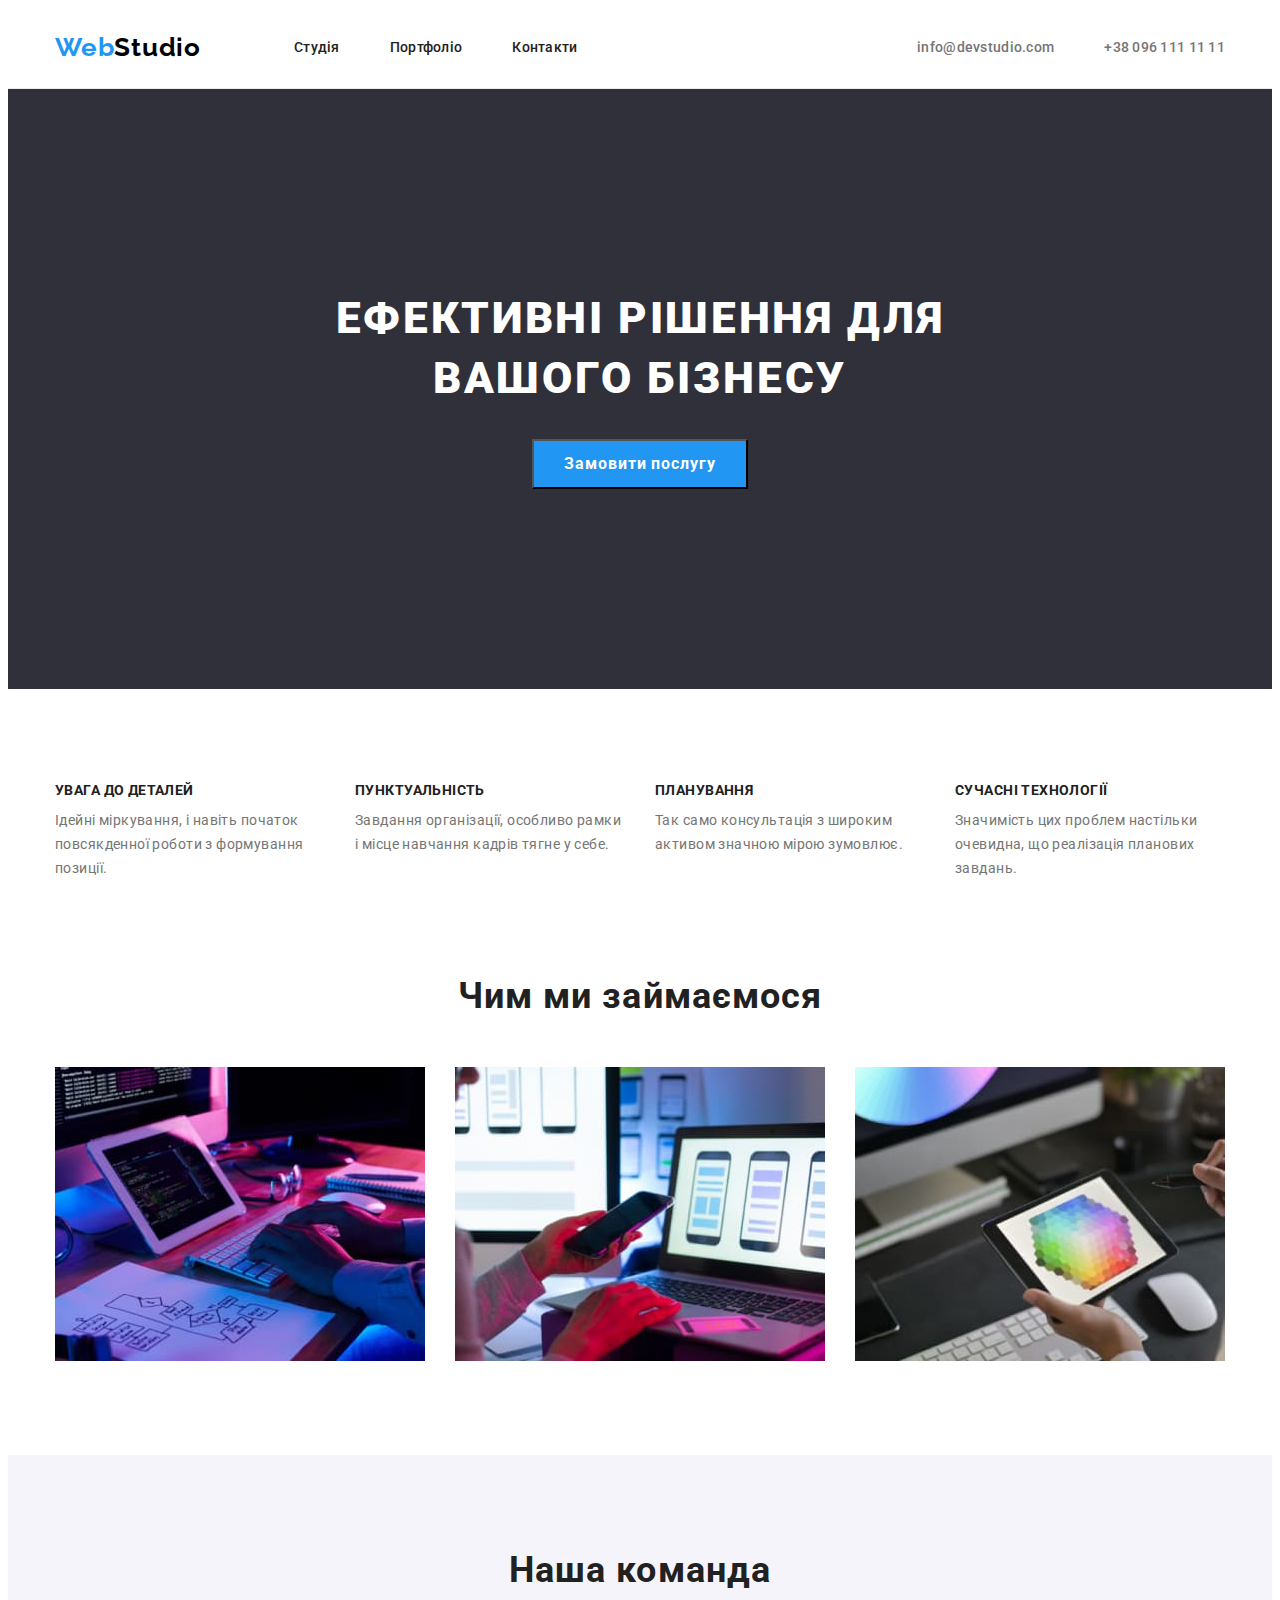
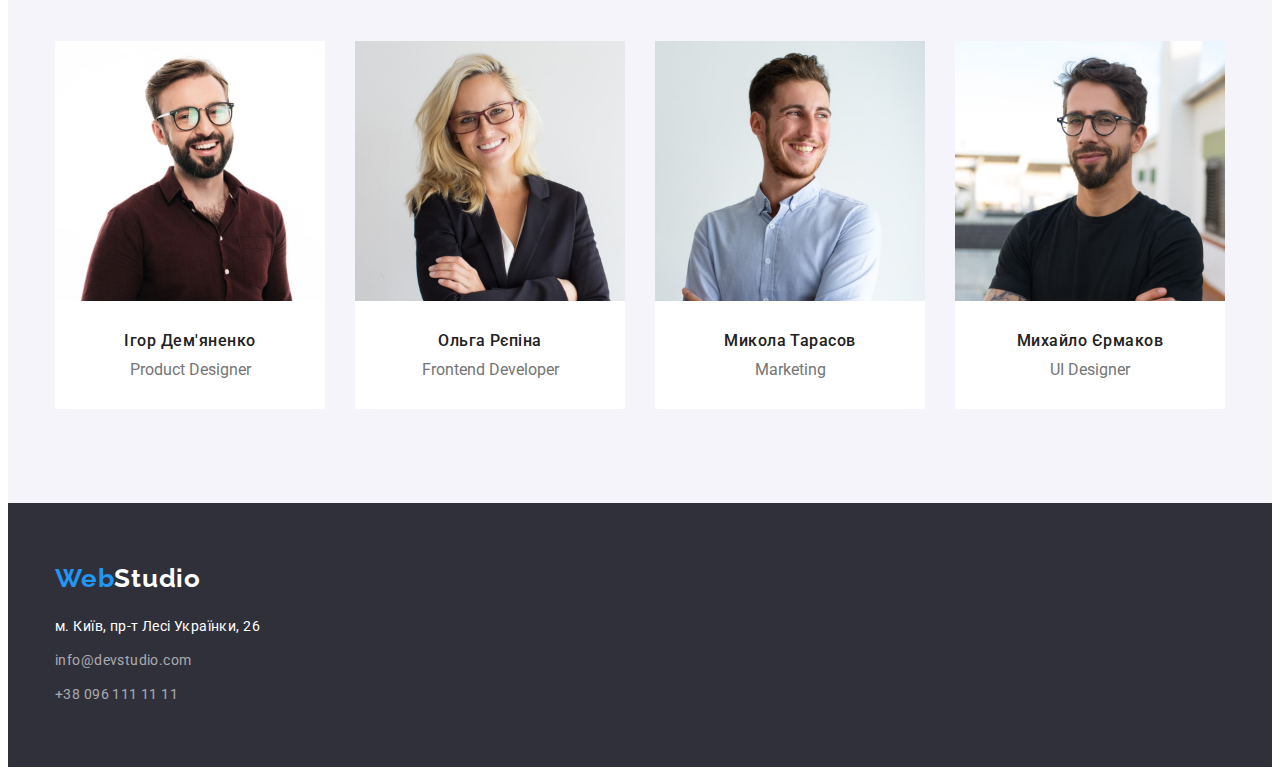
<file: index.html>
<!DOCTYPE html>
<html lang="en">
  <head>
    <meta charset="UTF-8" />
    <meta http-equiv="X-UA-Compatible" content="IE=edge" />
    <meta name="viewport" content="width=device-width, initial-scale=1.0" />
    <title>Document</title>
    <link
      rel="stylesheet"
      href="https://cdnjs.cloudflare.com/ajax/libs/modern-normalize/1.1.0/modern-normalize.min.css"
      integrity="sha512-wpPYUAdjBVSE4KJnH1VR1HeZfpl1ub8YT/NKx4PuQ5NmX2tKuGu6U/JRp5y+Y8XG2tV+wKQpNHVUX03MfMFn9Q=="
      crossorigin="anonymous"
      referrerpolicy="no-referrer"
    />
    <link rel="stylesheet" href="./css/styles.css" />
    <link rel="preconnect" href="https://fonts.googleapis.com" />
    <link rel="preconnect" href="https://fonts.gstatic.com" crossorigin />
    <link
      href="https://fonts.googleapis.com/css2?family=Raleway:wght@700&family=Roboto:wght@400;500;700;900&display=swap"
      rel="stylesheet"
    />
  </head>
  <body>
    <header class="header">
      <div class="container">
        <a href="./index.html" class="logo">
          <span class="web">Web</span>Studio</a
        >

        <nav>
          <ul class="site-nav">
            <li class="item">
              <a href="./index.html" class="link">Студія</a>
            </li>
            <li class="item">
              <a href="./portfolio.html" class="link">Портфоліо</a>
            </li>
            <li class="item"><a href="" class="link">Контакти</a></li>
          </ul>
        </nav>
        <ul class="contacts-nav">
          <li class="item">
            <a href="mailto:info@devstudio.com" class="link"
              >info@devstudio.com</a
            >
          </li>
          <li class="item">
            <a href="tel:+380961111111" class="link">+38 096 111 11 11</a>
          </li>
        </ul>
      </div>
    </header>
    <main>
      <section class="hero">
        <div class="container">
          <h1 class="hero-title">Ефективні рішення для вашого бізнесу</h1>
          <button type="button" class="button">Замовити послугу</button>
        </div>
      </section>

      <section class="section no-padding">
        <div class="container">
          <ul class="description">
            <li class="list">
              <h3 class="description-title">УВАГА ДО ДЕТАЛЕЙ</h3>
              <p class="text">
                Ідейні міркування, і навіть початок повсякденної роботи з
                формування позиції.
              </p>
            </li>

            <li class="list">
              <h3 class="description-title">ПУНКТУАЛЬНІСТЬ</h3>
              <p class="text">
                Завдання організації, особливо рамки і місце навчання кадрів
                тягне у себе.
              </p>
            </li>

            <li class="list">
              <h3 class="description-title">ПЛАНУВАННЯ</h3>
              <p class="text">
                Так само консультація з широким активом значною мірою зумовлює.
              </p>
            </li>

            <li class="list">
              <h3 class="description-title">СУЧАСНІ ТЕХНОЛОГІЇ</h3>
              <p class="text">
                Значимість цих проблем настільки очевидна, що реалізація
                планових завдань.
              </p>
            </li>
          </ul>
        </div>
      </section>

      <section class="section photo">
        <div class="container">
          <h2 class="section-title">Чим ми займаємося</h2>
          <ul class="portfolio-list">
            <li>
              <img
                src="./images/img.jpg"
                alt="Робочий стіл"
                width="370"
                height="294"
              />
            </li>

            <li>
              <img
                src="./images/img1.jpg"
                alt="Ноутбук з телефоном в руках"
                width="370"
                height="294"
              />
            </li>

            <li>
              <img
                src="./images/img2.jpg"
                alt="Планшет"
                width="370"
                height="294"
              />
            </li>
          </ul>
        </div>
      </section>

      <section class="section color">
        <div class="container comand">
          <h2 class="section-title">Наша команда</h2>
          <ul class="teams">
            <li class="team-list">
              <img
                src="./images/igor.jpg"
                alt="Ігор"
                width="270"
                height="260"
              />

              <div class="about">
                <h3 class="teams-title">Ігор Дем'яненко</h3>
                <p class="teams-text">Product Designer</p>
              </div>
            </li>
            <li class="team-list">
              <img
                src="./images/olga.jpg"
                alt="Ольга"
                width="270"
                height="260"
              />

              <div class="about">
                <h3 class="teams-title">Ольга Рєпіна</h3>
                <p class="teams-text">Frontend Developer</p>
              </div>
            </li>
            <li class="team-list">
              <img
                src="./images/mukola.jpg"
                alt="Микола"
                width="270"
                height="260"
              />

              <div class="about">
                <h3 class="teams-title">Микола Тарасов</h3>
                <p class="teams-text">Marketing</p>
              </div>
            </li>
            <li class="team-list">
              <img
                src="./images/mihailo.jpg"
                alt="Михайло"
                width="270"
                height="260"
              />

              <div class="about">
                <h3 class="teams-title">Михайло Єрмаков</h3>
                <p class="teams-text">UI Designer</p>
              </div>
            </li>
          </ul>
        </div>
      </section>
    </main>

    <footer class="page-dawn">
      <div class="container">
        <a href="/" class="logo">
          <span class="web">Web</span><span class="colortext">Studio</span></a
        >

        <address class="adress">
          <p class="adress-text">м. Київ, пр-т Лесі Українки, 26</p>
          <ul class="info">
            <li class="info-link">
              <a href="mailto:info@devstudio.com" class="link"
                >info@devstudio.com</a
              >
            </li>
            <li class="info-link">
              <a href="tel:+380961111111" class="link">+38 096 111 11 11</a>
            </li>
          </ul>
        </address>
      </div>
    </footer>
  </body>
</html>
</file>
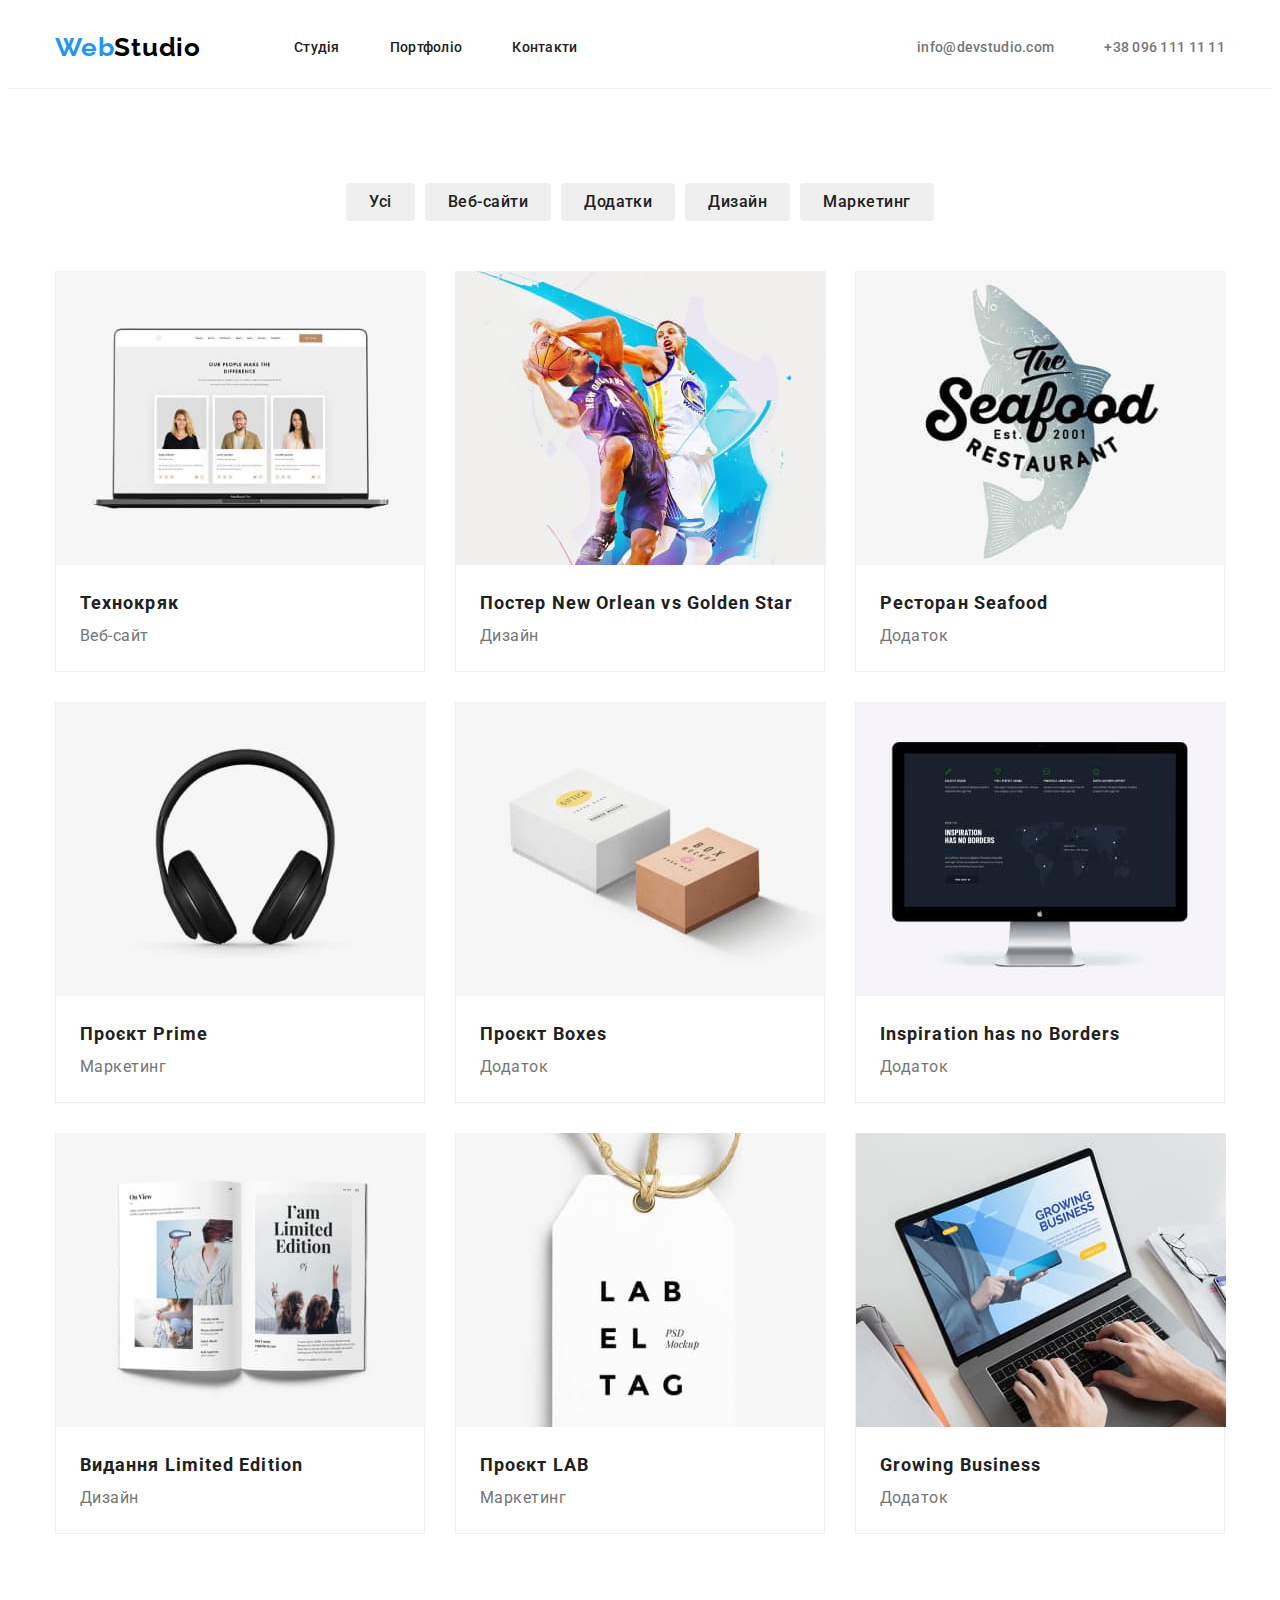
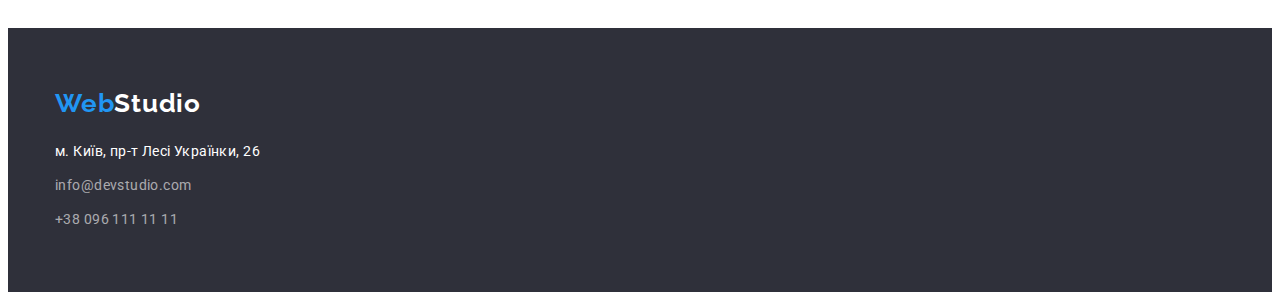
<file: portfolio.html>
<!DOCTYPE html>
<html lang="en">
  <head>
    <meta charset="UTF-8" />
    <meta http-equiv="X-UA-Compatible" content="IE=edge" />
    <meta name="viewport" content="width=device-width, initial-scale=1.0" />
    <title>Document</title>
    <link
      rel="stylesheet"
      href="https://cdnjs.cloudflare.com/ajax/libs/modern-normalize/1.1.0/modern-normalize.min.css"
      integrity="sha512-wpPYUAdjBVSE4KJnH1VR1HeZfpl1ub8YT/NKx4PuQ5NmX2tKuGu6U/JRp5y+Y8XG2tV+wKQpNHVUX03MfMFn9Q=="
      crossorigin="anonymous"
      referrerpolicy="no-referrer"
    />
    <link rel="stylesheet" href="./css/styles.css" />
    <link rel="preconnect" href="https://fonts.googleapis.com" />
    <link rel="preconnect" href="https://fonts.gstatic.com" crossorigin />
    <link
      href="https://fonts.googleapis.com/css2?family=Raleway:wght@700&family=Roboto:wght@400;500;700;900&display=swap"
      rel="stylesheet"
    />
  </head>
  <body>
    <header class="header">
      <div class="container">
        <a href="./index.html" class="logo">
          <span class="web">Web</span>Studio</a
        >

        <nav>
          <ul class="site-nav">
            <li class="item">
              <a href="./index.html" class="link">Студія</a>
            </li>
            <li class="item">
              <a href="./portfolio.html" class="link">Портфоліо</a>
            </li>
            <li class="item"><a href="" class="link">Контакти</a></li>
          </ul>
        </nav>
        <ul class="contacts-nav">
          <li class="item">
            <a href="mailto:info@devstudio.com" class="link"
              >info@devstudio.com</a
            >
          </li>
          <li class="item">
            <a href="tel:+380961111111" class="link">+38 096 111 11 11</a>
          </li>
        </ul>
      </div>
    </header>
    <main>
      
        <section class="section">
          <div class="container">
          <ul class="navigation">
            <li><button type="button" class="portfolio-button">Усі</button></li>
            <li>
              <button type="button" class="portfolio-button">Веб-сайти</button>
            </li>
            <li>
              <button type="button" class="portfolio-button">Додатки</button>
            </li>
            <li>
              <button type="button" class="portfolio-button">Дизайн</button>
            </li>
            <li>
              <button type="button" class="portfolio-button">Маркетинг</button>
            </li>
          </ul>

          <ul class="works">
            <li class="work-list">
              <img
                src="./images/technocrack.jpg"
                alt="Технокряк"
                width="370"
                height="294"
              />
              <div class="work-description">
                <h2 class="work-title">Технокряк</h2>
                <p class="work-text">Веб-сайт</p>
              </div>
            </li>

            <li class="work-list">
              <img
                src="./images/poster.jpg"
                alt="Постер"
                width="370"
                height="294"
              />
              <div class="work-description">
                <h2 class="work-title">Постер New Orlean vs Golden Star</h2>
                <p class="work-text">Дизайн</p>
              </div>
            </li>

            <li class="work-list">
              <img
                src="./images/restaurant.jpg"
                alt="Ресторан"
                width="370"
                height="294"
              />
              <div class="work-description">
                <h2 class="work-title">Ресторан Seafood</h2>
                <p class="work-text">Додаток</p>
              </div>
            </li>

            <li class="work-list">
              <img
                src="./images/prime.jpg"
                alt="Прайм"
                width="370"
                height="294"
              />
              <div class="work-description">
                <h2 class="work-title">Проєкт Prime</h2>
                <p class="work-text">Маркетинг</p>
              </div>
            </li>

            <li class="work-list">
              <img
                src="./images/boxes.jpg"
                alt="Коробки"
                width="370"
                height="294"
              />
              <div class="work-description">
                <h2 class="work-title">Проєкт Boxes</h2>
                <p class="work-text">Додаток</p>
              </div>
            </li>

            <li class="work-list">
              <img
                src="./images/noborders.jpg"
                alt="безмеж"
                width="370"
                height="294"
              />
              <div class="work-description">
                <h2 class="work-title">Inspiration has no Borders</h2>
                <p class="work-text">Додаток</p>
              </div>
            </li>

            <li class="work-list">
              <img
                src="./images/limited.jpg"
                alt="Лімітоване"
                width="370"
                height="294"
              />
              <div class="work-description">
                <h2 class="work-title">Видання Limited Edition</h2>
                <p class="work-text">Дизайн</p>
              </div>
            </li>

            <li class="work-list">
              <img
                src="./images/lab.jpg"
                alt="Лімітоване"
                width="370"
                height="294"
              />
              <div class="work-description">
                <h2 class="work-title">Проєкт LAB</h2>
                <p class="work-text">Маркетинг</p>
              </div>
            </li>

            <li class="work-list">
              <img
                src="./images/bussines.jpg"
                alt="Бізнес"
                width="370"
                height="294"
              />
              <div class="work-description">
                <h2 class="work-title">Growing Business</h2>
                <p class="work-text">Додаток</p>
              </div>
            </li>
          </ul>
        </div>
        </section>
      
    </main>

    <footer class="page-dawn">
      <div class="container">
        <a href="/" class="logo">
          <span class="web">Web</span><span class="colortext">Studio</span></a
        >

        <address class="adress">
          <p class="adress-text">м. Київ, пр-т Лесі Українки, 26</p>
          <ul class="info">
            <li class="info-link">
              <a href="mailto:info@devstudio.com" class="link"
                >info@devstudio.com</a
              >
            </li>
            <li class="info-link">
              <a href="tel:+380961111111" class="link">+38 096 111 11 11</a>
            </li>
          </ul>
        </address>
      </div>
    </footer>
  </body>
</html>
</file>
<file: css/styles.css>
/* колір основного тексту #757575 */
/* вторичний колір #212121 */
/* білий текст #ffffff */
/* білий #f5f5f5 */
/* акцент #2196F3 */

:root {
  --primary-text-color: #757575;
  --title-text-color: #212121;
  --accent-color: #2196f3;
  --primary-white-color: #f5f5f5;
  --primary-white-text-color: #ffffff;
}
html {
  box-sizing: border-box;
  /* background: var(--primary-white-text-color); */
}

*,
*::before,
*::after {
  box-sizing: inherit;
}

body {
  /* color: var(--title-text-color); */
  color:var(--primary-white-color);

  font-family: Roboto, sans-serif;
}
p {
  margin: 0px;
}

ul {
  list-style: none;
  padding: 0px;
  margin: 0px;
}
img {
  display: block;
}

h1,
h2,
h3,
h4,
h5,
h6,
p {
  margin-top: 0px;
  margin-bottom: 0px;
}

header {
  
  
border-bottom: 1px solid #ececec;
  
}



/* Logo */

.logo {
  color: #000000;

  font-family: Raleway, sans-serif;
  font-weight: 700;
  font-size: 26px;
  line-height: 1.2;
  letter-spacing: 0.03em;

  text-decoration: none;

  margin-right: 93px;
}

.logo .web {
  color: var(--accent-color);
}

/* Site-nav */
/* .header {
  border-bottom: 1px solid #ececec;
} */
.header .container {
  width: 1200px;
  display: flex;
  align-items: center;
  margin-left: auto;
  margin-right: auto;
  
  padding-top: 0px;
  padding-bottom: 0px;
  padding-left: 15px;
  padding-right: 15px;
}

.container {
  align-items: center;
  width: 1200px;
  margin-left: auto;
  margin-right: auto;
  padding-left: 15px;
  padding-right: 15px;


}
.site-nav {
  display: flex;
  padding-left: 0px;
}

.site-nav .item:not(:last-child) {
  margin-right: 50px;
}

.contacts-nav {
  display: flex;
  padding-left: 0px;
  margin-left: auto;
}

.contacts-nav .item + .item {
  margin-left: 50px;
}

.site-nav .link {
  color: var(--title-text-color);

  font-weight: 500;
  font-size: 14px;
  line-height: 1.14;
  letter-spacing: 0.02em;

  text-decoration: none;

  display: block;
  padding-top: 32px;
  padding-bottom: 32px;
}

.site-nav .link:hover,
.site-nav .link:focus {
  color: var(--accent-color);
}

.site-nav .link.current {
  color: var(--accent-color);
}

.contacts-nav .link {
  color: var(--primary-text-color);

  font-weight: 500;
  font-size: 14px;
  line-height: 1.14;
  letter-spacing: 0.02em;

  text-decoration: none;

  display: block;
  padding-bottom: 32px;
  padding-top: 32px;
}
.contacts-nav .link:hover,
.contacts-nav .link:focus {
  color: var(--accent-color);
}

/* Hero */
.hero {
  text-align: center;
  background: #2f303a;
  padding-top: 200px;
  padding-bottom: 200px;
}

.hero-title {
  color: var(--primary-white-text-color);

  font-weight: 900;
  font-size: 44px;
  line-height: 1.36;
  text-align: center;
  letter-spacing: 0.06em;
  text-transform: uppercase;

  width: 696px;
  height: 120px;
  margin-top: 0px;
  margin-bottom: 30px;
  margin-left: auto;
  margin-right: auto;
}

/* Button */
.button {
  color: var(--primary-white-text-color);
  background-color: var(--accent-color);

  font-family: inherit;
  font-weight: 700;
  font-size: 16px;
  line-height: 1.88;
  align-items: center;
  text-align: center;
  letter-spacing: 0.06em;

  cursor: pointer;

  width: 216px;
  height: 50px;
}

/* Section */
.section {
  padding-top: 94px;
  padding-bottom: 94px;
}
.portfolio-list {
  display: flex;
  justify-content: space-between;
}
/* .photo {
  background:var(--primary-white-text-color)
} */
.section-title {
  color: var(--title-text-color);

  font-size: 36px;
  line-height: 1.17;
  text-align: center;
  letter-spacing: 0.03em;

  margin-top: 0;
  margin-bottom: 50px;
}

.description {
  display: flex;
  padding-left: 0px;
  padding-right: 0px;
  margin: 0px;
}

.no-padding {
  margin-top: 0px;
  padding-bottom: 0px;
}

.description .description-title {
  color: var(--title-text-color);

  font-size: 14px;
  line-height: 1.14;
  letter-spacing: 0.03em;
  text-transform: uppercase;

  margin-top: 0px;
  margin-bottom: 10px;
 
}

.list {
  display: inline-block;
  width: 270px;
  padding-left: 0px;
}

.list:not(:first-child) {
  margin-left: 30px;
}

.text {
  color: var(--primary-text-color);

  font-size: 14px;
  line-height: 1.71;
  letter-spacing: 0.03em;
}

/* Teams */
.comand {
  background: #f5f4fa;
}
.color {
  background: #f5f4fa;
}
.teams {
  display: flex;
}

.team-list {
  background: var(--primary-white-text-color);
}
.team-list:not(:first-child) {
  margin-left: 30px;
}
.about {
  padding-top: 30px;
  padding-bottom: 30px;
}

.teams .teams-title {
  color: var(--title-text-color);
  font-weight: 500;
  font-size: 16px;
  line-height: 1.19;
  letter-spacing: 0.03em;
  text-align: center;
  /* margin-top: 30px; */
}

.teams-text {
  color: var(--primary-text-color);
  font-size: 16px;
  line-height: 1.19;
  text-align: center;
  margin-top: 10px;
  /* margin-bottom: 30px; */
}

/* Footer */
footer {
  background: #2f303a;
  padding-top: 60px;
  padding-bottom: 60px;
}



.page-dawn .logo {
  margin-right: 0px;
}

.page-dawn .container {
 
  align-items: center;
  width: 1200px;
  margin-left: auto;
  margin-right: auto;
  padding-left: 15px;
  padding-right: 15px;

  font-size: 14px;
  line-height: 1.71;
 
}

.colortext {
  color: var(--primary-white-text-color);
}

.adress {
  font-style: normal;
  margin-right: 0px;
  width: 230px;
  padding-top: 20px;
}

.adress .adress-text {
  color: var(--primary-white-text-color);

  font-size: 14px;
  line-height: 1.71;
  letter-spacing: 0.03em;
  margin-right: 0px;
}

.info .link {
  color: rgba(255, 255, 255, 0.6);

  font-size: 14px;
  line-height: 1.71;
  letter-spacing: 0.03em;

  text-decoration: none;
}
.info-link {
  padding-top: 10px;
}

.info .link:hover,
.info .link:focus {
  color: var(--accent-color);
}

/* Портфоліо */

.section .portfolio-button {
  color: var(--title-text-color);

  font-weight: 500;
  font-size: 16px;
  line-height: 1.63;
  letter-spacing: 0.03em;

  cursor: pointer;

  font-family: inherit;
  padding: 6px 23px;
  transition: background-color, color 0.2s linear;
  border: none;
  border-radius: 4px;
}

.navigation {
  display: flex;

  align-items: center;
  justify-content: center;

  margin: 0 auto 50px auto;
}
.navigation li:not(:first-child) {
  margin-left: 10px;
}
.section .portfolio-button:hover {
  color: #f5f4fa;
  background: var(--accent-color);
}
.section .portfolio-button:focus {
  color: #f5f4fa;
  background-color: var(--accent-color);
}

.works .work-title {
  color: var(--title-text-color);

  font-size: 18px;
  line-height: 2;
  letter-spacing: 0.06em;

  /* margin-top: 20px; */
  /* padding: 20px 24px 20px 24px; */
}

.works .work-text {
  color: var(--primary-text-color);

  font-size: 16px;
  line-height: 1.88;
  letter-spacing: 0.03em;
  /* 
  margin-top: 4px; */
}

.works {
  display: flex;
  flex-wrap: wrap;
  gap: 30px;
}
.work-list {
  width: 370px;
  border-bottom: 1px solid #eeeeee;
  border-left: 1px solid #eeeeee;
  border-right: 1px solid #eeeeee;
}

.work-description {
  padding: 20px 24px 20px 24px;
}
</file>
